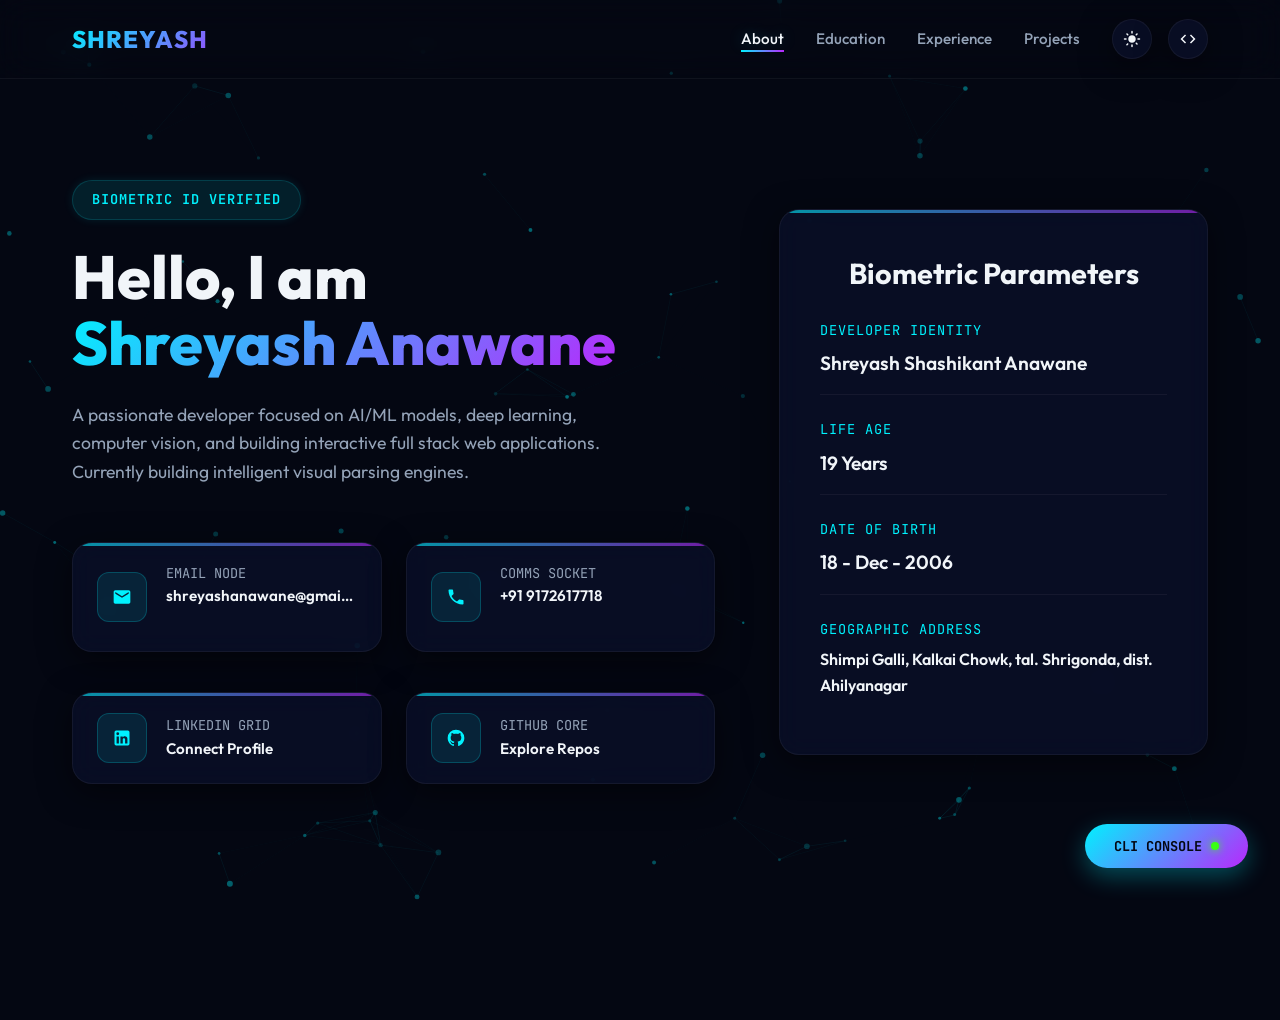
<file: index.html>
<!DOCTYPE html>
<html lang="en" data-theme="dark">

<head>
    <meta charset="UTF-8">
    <meta name="viewport" content="width=device-width, initial-scale=1.0">
    <title>Shreyash Anawane | AI/ML & Web Developer Portfolio</title>
    <meta name="description"
        content="Portfolio of Shreyash Anawane, an AI/ML developer and full stack web engineering intern focused on deep learning, computer vision, and interactive web experiences.">
    <meta name="keywords"
        content="Shreyash Anawane, Shreyash Shashikant Anawane, Portfolio, AI Intern, ML Developer, VIRA, DefAI, Computer Engineering">
    <link rel="stylesheet" href="style.css">
</head>

<body>

    <!-- Interactive Canvas Background -->
    <canvas id="canvas-bg"></canvas>

    <!-- Page Transition overlay slider -->
    <div id="page-transition-overlay"></div>

    <!-- Navigation Header -->  
    <header>
        <div class="nav-container">
            <a href="index.html" class="logo" id="site-logo">
                SHREYASH<span>.AI</span>
            </a>
            <nav>
                <ul class="nav-links">
                    <li><a href="index.html" class="active">About</a></li>
                    <li><a href="education.html">Education</a></li>
                    <li><a href="experience.html">Experience</a></li>
                    <li><a href="project.html">Projects</a></li>
                </ul>
                <div class="nav-controls">
                    <button class="btn-icon" id="theme-toggle" title="Switch Theme">
                        <!-- Sun SVG (Dark Mode Indicator) -->
                        <svg class="theme-sun" viewBox="0 0 24 24">
                            <path
                                d="M12 7c-2.76 0-5 2.24-5 5s2.24 5 5 5 5-2.24 5-5-2.24-5-5-5zM2 13h2c.55 0 1-.45 1-1s-.45-1-1-1H2c-.55 0-1 .45-1 1s.45 1 1 1zm18 0h2c.55 0 1-.45 1-1s-.45-1-1-1h-2c-.55 0-1 .45-1 1s.45 1 1 1zM11 2v2c0 .55.45 1 1 1s1-.45 1-1V2c0-.55-.45-1-1-1s-1 .45-1 1zm0 18v2c0 .55.45 1 1 1s1-.45 1-1v-2c0-.55-.45-1-1-1s-1 .45-1 1zM5.99 4.58c-.39-.39-1.03-.39-1.41 0s-.39 1.03 0 1.41l1.06 1.06c.39.39 1.03.39 1.41 0s.39-1.03 0-1.41L5.99 4.58zm12.37 12.37c-.39-.39-1.03-.39-1.41 0s-.39 1.03 0 1.41l1.06 1.06c.39.39 1.03.39 1.41 0s.39-1.03 0-1.41l-1.06-1.06zm1.06-12.37c-.39-.39-1.02-.39-1.41 0l-1.06 1.06c-.39.39-.39 1.03 0 1.41s1.03.39 1.41 0l1.06-1.06c.38-.38.38-1.02 0-1.41zM6.99 17.93c-.39-.39-1.03-.39-1.41 0l-1.06 1.06c-.39.39-.39 1.03 0 1.41s1.03.39 1.41 0l1.06-1.06c.39-.38.39-1.02 0-1.41z" />
                        </svg>
                        <!-- Moon SVG (Light Mode Indicator) -->
                        <svg class="theme-moon" viewBox="0 0 24 24" style="display:none;">
                            <path
                                d="M12.3 2a10 10 0 0 0-1.9 19.8 10 10 0 0 0 12-12 10.3 10.3 0 0 0-.1-2 10 10 0 0 0-10-5.8zm.2 16.6A8.2 8.2 0 1 1 18.2 8a8.2 8.2 0 0 1-5.7 10.6z" />
                        </svg>
                    </button>
                    <button class="btn-icon" id="toggle-terminal" title="Launch Developer Console">
                        <!-- Command Line SVG -->
                        <svg viewBox="0 0 24 24">
                            <path
                                d="M9.4 16.6L4.8 12l4.6-4.6L8 6l-6 6 6 6 1.4-1.4zm5.2 0l4.6-4.6-4.6-4.6L16 6l6 6-6 6-1.4-1.4z" />
                        </svg>
                    </button>
                </div>
            </nav>
        </div>
    </header>

    <!-- Main Container -->
    <main>
        <section class="hero-section">
            <div class="hero-content">
                <div class="badge">Biometric ID Verified</div>
                <h1 class="hero-title">Hello, I am <br><span>Shreyash Anawane</span></h1>
                <p class="hero-description">
                    A passionate developer focused on AI/ML models, deep learning, computer vision, and building
                    interactive full stack web applications. Currently building intelligent visual parsing engines.
                </p>
                <div class="contact-grid">
                    <!-- Email Panel -->
                    <div class="contact-card glass-panel copy-container" style="cursor: pointer;"
                        title="Click to copy email">
                        <div class="contact-icon">
                            <svg viewBox="0 0 24 24" style="width:20px;height:20px;fill:currentColor;">
                                <path
                                    d="M20 4H4c-1.1 0-1.99.9-1.99 2L2 18c0 1.1.9 2 2 2h16c1.1 0 2-.9 2-2V6c0-1.1-.9-2-2-2zm0 4l-8 5-8-5V6l8 5 8-5v2z" />
                            </svg>
                        </div>
                        <div class="contact-info">
                            <span class="contact-label">Email Node</span>
                            <a href="mailto:shreyashanawane@gmail.com" class="contact-link"
                                onclick="event.preventDefault()">shreyashanawane@gmail.com</a>
                            <span class="copy-hint">Copied to Clipboard!</span>
                        </div>
                    </div>

                    <!-- Phone Panel -->
                    <div class="contact-card glass-panel copy-container" style="cursor: pointer;"
                        title="Click to copy phone">
                        <div class="contact-icon">
                            <svg viewBox="0 0 24 24" style="width:20px;height:20px;fill:currentColor;">
                                <path
                                    d="M6.62 10.79c1.44 2.83 3.76 5.14 6.59 6.59l2.2-2.2c.27-.27.67-.36 1.02-.24 1.12.37 2.33.57 3.57.57.55 0 1 .45 1 1V20c0 .55-.45 1-1 1-9.39 0-17-7.61-17-17 0-.55.45-1 1-1h3.5c.55 0 1 .45 1 1 0 1.25.2 2.45.57 3.57.11.35.03.74-.25 1.02l-2.2 2.2z" />
                            </svg>
                        </div>
                        <div class="contact-info">
                            <span class="contact-label">Comms Socket</span>
                            <a href="tel:+919172617718" class="contact-link" onclick="event.preventDefault()">+91
                                9172617718</a>
                            <span class="copy-hint">Copied to Clipboard!</span>
                        </div>
                    </div>
                </div>

                <div class="contact-grid" style="margin-top: 1rem;">
                    <!-- LinkedIn Panel -->
                    <a href="https://www.linkedin.com/in/shreyash-anawane-b3536837a?utm_source=share_via&utm_content=profile&utm_medium=member_android"
                        target="_blank" class="contact-card glass-panel" style="text-decoration: none;">
                        <div class="contact-icon">
                            <svg viewBox="0 0 24 24" style="width:20px;height:20px;fill:currentColor;">
                                <path
                                    d="M19 3a2 2 0 0 1 2 2v14a2 2 0 0 1-2 2H5a2 2 0 0 1-2-2V5a2 2 0 0 1 2-2h14m-.5 15.5v-5.3a3.26 3.26 0 0 0-3.26-3.26c-.85 0-1.84.52-2.32 1.3v-1.11h-2.79v8.37h2.79v-4.93c0-.77.62-1.4 1.39-1.4a1.4 1.4 0 0 1 1.4 1.4v4.93h2.79M6.88 8.56a1.68 1.68 0 0 0 1.68-1.68c0-.93-.75-1.69-1.68-1.69a1.69 1.69 0 0 0-1.69 1.69c0 .93.76 1.68 1.69 1.68m1.39 9.94v-8.37H5.5v8.37h2.77z" />
                            </svg>
                        </div>
                        <div class="contact-info">
                            <span class="contact-label">LinkedIn Grid</span>
                            <span class="contact-link">Connect Profile</span>
                        </div>
                    </a>

                    <!-- GitHub Panel -->
                    <a href="https://github.com/BBSHREY247?tab=overview&from=2025-12-01&to=2025-12-31" target="_blank"
                        class="contact-card glass-panel" style="text-decoration: none;">
                        <div class="contact-icon">
                            <svg viewBox="0 0 24 24" style="width:20px;height:20px;fill:currentColor;">
                                <path
                                    d="M12 2A10 10 0 0 0 2 12c0 4.42 2.87 8.17 6.84 9.5.5.08.66-.23.66-.5v-1.69c-2.77.6-3.36-1.34-3.36-1.34-.46-1.16-1.11-1.47-1.11-1.47-.9-.62.07-.6.07-.6 1 .07 1.53 1.03 1.53 1.03.9 1.52 2.34 1.07 2.91.83.09-.65.35-1.09.63-1.34-2.22-.25-4.55-1.11-4.55-4.92 0-1.11.38-2 1.03-2.71-.1-.25-.45-1.29.1-2.64 0 0 .84-.27 2.75 1.02.79-.22 1.65-.33 2.5-.33.85 0 1.71.11 2.5.33 1.91-1.29 2.75-1.02 2.75-1.02.55 1.35.2 2.39.1 2.64.65.71 1.03 1.6 1.03 2.71 0 3.82-2.34 4.66-4.57 4.91.36.31.69.92.69 1.85V21c0 .27.16.59.67.5C19.14 20.16 22 16.42 22 12A10 10 0 0 0 12 2z" />
                            </svg>
                        </div>
                        <div class="contact-info">
                            <span class="contact-label">GitHub Core</span>
                            <span class="contact-link">Explore Repos</span>
                        </div>
                    </a>
                </div>
            </div>

            <!-- Biographical Card Panel -->
            <div class="glass-panel" style="animation: float 6s ease-in-out infinite;">
                <h2 style="font-size: 1.8rem; font-weight: 700; margin-bottom: 1.5rem; text-align: center;">Biometric
                    Parameters</h2>
                <div class="profile-grid">
                    <div class="profile-item">
                        <span class="profile-label">Developer Identity</span>
                        <span class="profile-value">Shreyash Shashikant Anawane</span>
                    </div>
                    <div class="profile-item">
                        <span class="profile-label">Life Age</span>
                        <span class="profile-value">19 Years</span>
                    </div>
                    <div class="profile-item">
                        <span class="profile-label">Date of Birth</span>
                        <span class="profile-value">18 - Dec - 2006</span>
                    </div>
                    <div class="profile-item" style="border-bottom: none;">
                        <span class="profile-label">Geographic Address</span>
                        <span class="profile-value" style="font-size: 1rem;">Shimpi Galli, Kalkai Chowk, tal. Shrigonda,
                            dist. Ahilyanagar</span>
                    </div>
                </div>
            </div>
        </section>
    </main>

    <!-- CLI Developer Command Terminal Overlay -->
    <div class="terminal-overlay" id="terminal-overlay">
        <div class="terminal-header">
            <div class="terminal-dots">
                <span class="terminal-dot dot-red"></span>
                <span class="terminal-dot dot-yellow"></span>
                <span class="terminal-dot dot-green"></span>
            </div>
            <div class="terminal-title">guest@shreyash-terminal: ~</div>
            <div class="terminal-close" id="close-terminal">&times;</div>
        </div>
        <div class="terminal-body">
            <div id="terminal-output">Welcome to VIRA Terminal Command Shell.
                Type 'help' for a list of biometric directive keys.
            </div>
            <div class="terminal-input-line">
                <span class="terminal-prompt">guest@shreyash-terminal:~$</span>
                <input type="text" id="terminal-input" class="terminal-input" autofocus autocomplete="off"
                    spellcheck="false">
            </div>
        </div>
    </div>

    <!-- Floating Terminal Button -->
    <button class="terminal-button" id="toggle-terminal">CLI Console</button>

    <footer>
        <p>&copy; 2026 Shreyash Anawane. Decrypting solutions at CPU runtime.</p>
    </footer>

    <script src="script.js"></script>
</body>

</html>
</file>
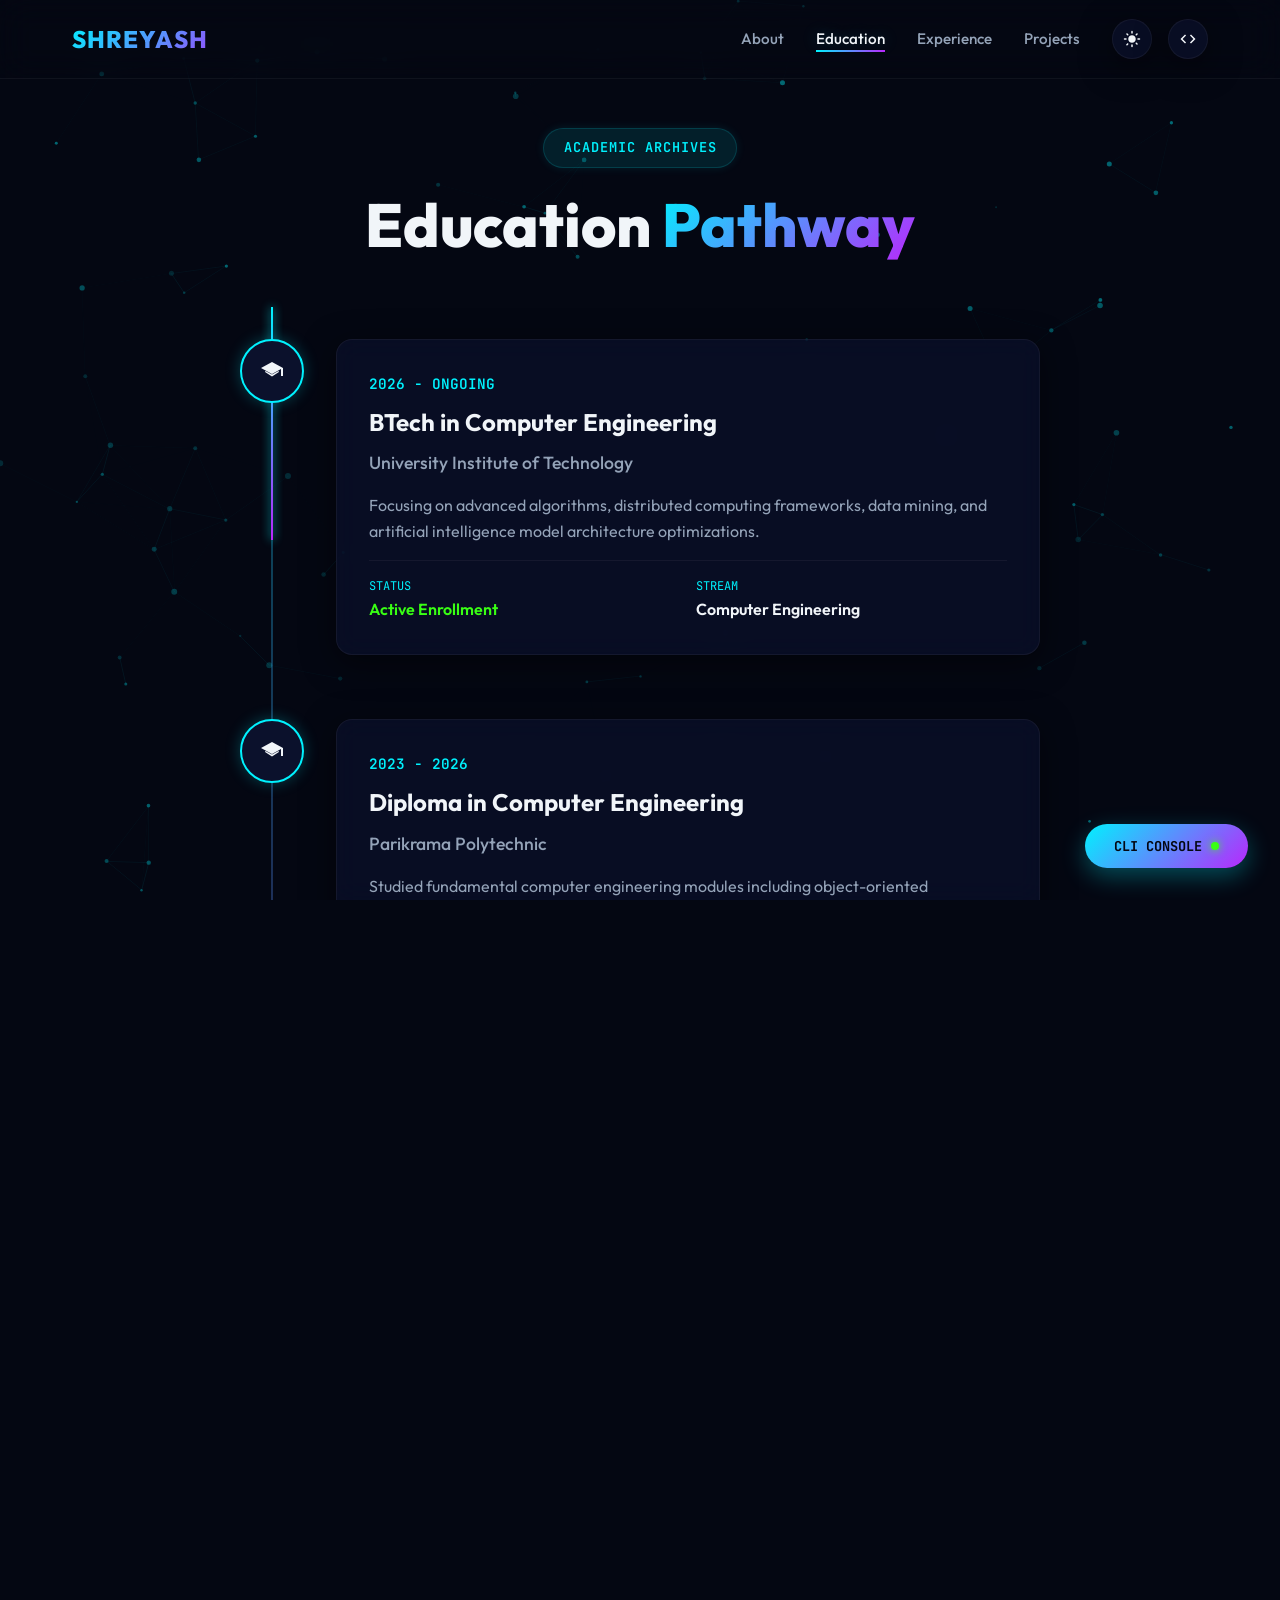
<file: education.html>
<!DOCTYPE html>
<html lang="en" data-theme="dark">
<head>
    <meta charset="UTF-8">
    <meta name="viewport" content="width=device-width, initial-scale=1.0">
    <title>Education | Shreyash Anawane</title>
    <meta name="description" content="Academic timeline of Shreyash Anawane, pursuing BTech and Computer Engineering Diploma.">
    <link rel="stylesheet" href="style.css">
</head>
<body>

    <!-- Interactive Canvas Background -->
    <canvas id="canvas-bg"></canvas>

    <!-- Page Transition overlay slider -->
    <div id="page-transition-overlay"></div>

    <!-- Navigation Header -->
    <header>
        <div class="nav-container">
            <a href="index.html" class="logo" id="site-logo">
                SHREYASH<span>.AI</span>
            </a>
            <nav>
                <ul class="nav-links">
                    <li><a href="index.html">About</a></li>
                    <li><a href="education.html" class="active">Education</a></li>
                    <li><a href="experience.html">Experience</a></li>
                    <li><a href="project.html">Projects</a></li>
                </ul>
                <div class="nav-controls">
                    <button class="btn-icon" id="theme-toggle" title="Switch Theme">
                        <svg class="theme-sun" viewBox="0 0 24 24"><path d="M12 7c-2.76 0-5 2.24-5 5s2.24 5 5 5 5-2.24 5-5-2.24-5-5-5zM2 13h2c.55 0 1-.45 1-1s-.45-1-1-1H2c-.55 0-1 .45-1 1s.45 1 1 1zm18 0h2c.55 0 1-.45 1-1s-.45-1-1-1h-2c-.55 0-1 .45-1 1s.45 1 1 1zM11 2v2c0 .55.45 1 1 1s1-.45 1-1V2c0-.55-.45-1-1-1s-1 .45-1 1zm0 18v2c0 .55.45 1 1 1s1-.45 1-1v-2c0-.55-.45-1-1-1s-1 .45-1 1zM5.99 4.58c-.39-.39-1.03-.39-1.41 0s-.39 1.03 0 1.41l1.06 1.06c.39.39 1.03.39 1.41 0s.39-1.03 0-1.41L5.99 4.58zm12.37 12.37c-.39-.39-1.03-.39-1.41 0s-.39 1.03 0 1.41l1.06 1.06c.39.39 1.03.39 1.41 0s.39-1.03 0-1.41l-1.06-1.06zm1.06-12.37c-.39-.39-1.02-.39-1.41 0l-1.06 1.06c-.39.39-.39 1.03 0 1.41s1.03.39 1.41 0l1.06-1.06c.38-.38.38-1.02 0-1.41zM6.99 17.93c-.39-.39-1.03-.39-1.41 0l-1.06 1.06c-.39.39-.39 1.03 0 1.41s1.03.39 1.41 0l1.06-1.06c.39-.38.39-1.02 0-1.41z"/></svg>
                        <svg class="theme-moon" viewBox="0 0 24 24" style="display:none;"><path d="M12.3 2a10 10 0 0 0-1.9 19.8 10 10 0 0 0 12-12 10.3 10.3 0 0 0-.1-2 10 10 0 0 0-10-5.8zm.2 16.6A8.2 8.2 0 1 1 18.2 8a8.2 8.2 0 0 1-5.7 10.6z"/></svg>
                    </button>

                    <button class="btn-icon" id="toggle-terminal" title="Launch Developer Console">
                        <svg viewBox="0 0 24 24"><path d="M9.4 16.6L4.8 12l4.6-4.6L8 6l-6 6 6 6 1.4-1.4zm5.2 0l4.6-4.6-4.6-4.6L16 6l6 6-6 6-1.4-1.4z"/></svg>
                    </button>
                </div>
            </nav>
        </div>
    </header>

    <!-- Main Content -->
    <main>
        <section class="timeline-section" style="max-width: 900px; margin: 0 auto;">
            <div class="badge" style="margin: 0 auto 1.5rem auto; display: block; text-align: center;">Academic Archives</div>
            <h1 class="hero-title" style="text-align: center; margin-bottom: 3rem;">Education <span>Pathway</span></h1>

            <!-- Timeline Panel -->
            <div class="timeline-container">
                <div class="timeline-line"></div>
                <div class="timeline-line-fill"></div>

                <!-- BTech Node -->
                <div class="timeline-item">
                    <div class="timeline-node">
                        <svg viewBox="0 0 24 24" width="24" height="24"><path fill="currentColor" d="M12 3L1 9l11 6 9-4.91V17h2V9L12 3zM5.49 12.01L12 15.56l6.51-3.55c.44.24.49.88.08 1.18L12 17.56l-6.59-4.37c-.41-.3-.36-.94.08-1.18z"/></svg>
                    </div>
                    <div class="timeline-card">
                        <div class="timeline-year">2026 - ONGOING</div>
                        <h2 class="timeline-title">BTech in Computer Engineering</h2>
                        <div class="timeline-institution">University Institute of Technology</div>
                        <p style="color: var(--text-secondary);">Focusing on advanced algorithms, distributed computing frameworks, data mining, and artificial intelligence model architecture optimizations.</p>
                        <div class="timeline-details">
                            <div class="detail-block">
                                <span class="detail-label">Status</span>
                                <span class="detail-value" style="color: var(--accent-green);">Active Enrollment</span>
                            </div>
                            <div class="detail-block">
                                <span class="detail-label">Stream</span>
                                <span class="detail-value">Computer Engineering</span>
                            </div>
                        </div>
                    </div>
                </div>

                <!-- Diploma Node -->
                <div class="timeline-item">
                    <div class="timeline-node">
                        <svg viewBox="0 0 24 24" width="24" height="24"><path fill="currentColor" d="M12 3L1 9l11 6 9-4.91V17h2V9L12 3zM5.49 12.01L12 15.56l6.51-3.55c.44.24.49.88.08 1.18L12 17.56l-6.59-4.37c-.41-.3-.36-.94.08-1.18z"/></svg>
                    </div>
                    <div class="timeline-card">
                        <div class="timeline-year">2023 - 2026</div>
                        <h2 class="timeline-title">Diploma in Computer Engineering</h2>
                        <div class="timeline-institution">Parikrama Polytechnic</div>
                        <p style="color: var(--text-secondary);">Studied fundamental computer engineering modules including object-oriented programming, data structures, operating systems, database design, and software engineering methodologies.</p>
                        <div class="timeline-details">
                            <div class="detail-block">
                                <span class="detail-label">Performance</span>
                                <span class="detail-value" style="color: var(--accent-cyan);">88.56%</span>
                            </div>
                            <div class="detail-block">
                                <span class="detail-label">Location</span>
                                <span class="detail-value">Kashti, Ahilyanagar</span>
                            </div>
                        </div>
                    </div>
                </div>

                <!-- 10th Node -->
                <div class="timeline-item">
                    <div class="timeline-node">
                        <svg viewBox="0 0 24 24" width="24" height="24"><path fill="currentColor" d="M12 3L1 9l11 6 9-4.91V17h2V9L12 3zM5.49 12.01L12 15.56l6.51-3.55c.44.24.49.88.08 1.18L12 17.56l-6.59-4.37c-.41-.3-.36-.94.08-1.18z"/></svg>
                    </div>
                    <div class="timeline-card">
                        <div class="timeline-year">2022 - 2023</div>
                        <h2 class="timeline-title">Secondary School Certificate (10th)</h2>
                        <div class="timeline-institution">Shrigonda Madhyamik Vidyalay Shrigonda</div>
                        <p style="color: var(--text-secondary);">Completed secondary education with focused studies in Mathematics, Science, and Social Sciences.</p>
                        <div class="timeline-details">
                            <div class="detail-block">
                                <span class="detail-label">Performance</span>
                                <span class="detail-value" style="color: var(--accent-cyan);">81.40%</span>
                            </div>
                            <div class="detail-block">
                                <span class="detail-label">Location</span>
                                <span class="detail-value">Shrigonda</span>
                            </div>
                        </div>
                    </div>
                </div>

            </div>
        </section>
    </main>

    <!-- CLI Developer Command Terminal Overlay -->
    <div class="terminal-overlay" id="terminal-overlay">
        <div class="terminal-header">
            <div class="terminal-dots">
                <span class="terminal-dot dot-red"></span>
                <span class="terminal-dot dot-yellow"></span>
                <span class="terminal-dot dot-green"></span>
            </div>
            <div class="terminal-title">guest@shreyash-terminal: ~</div>
            <div class="terminal-close" id="close-terminal">&times;</div>
        </div>
        <div class="terminal-body">
            <div id="terminal-output">Welcome to VIRA Terminal Command Shell.
Type 'help' for a list of biometric directive keys.
            </div>
            <div class="terminal-input-line">
                <span class="terminal-prompt">guest@shreyash-terminal:~$</span>
                <input type="text" id="terminal-input" class="terminal-input" autofocus autocomplete="off" spellcheck="false">
            </div>
        </div>
    </div>

    <!-- Floating Terminal Button -->
    <button class="terminal-button" id="toggle-terminal">CLI Console</button>

    <footer>
        <p>&copy; 2026 Shreyash Anawane. Decrypting solutions at CPU runtime.</p>
    </footer>

    <script src="script.js"></script>
</body>
</html>
</file>
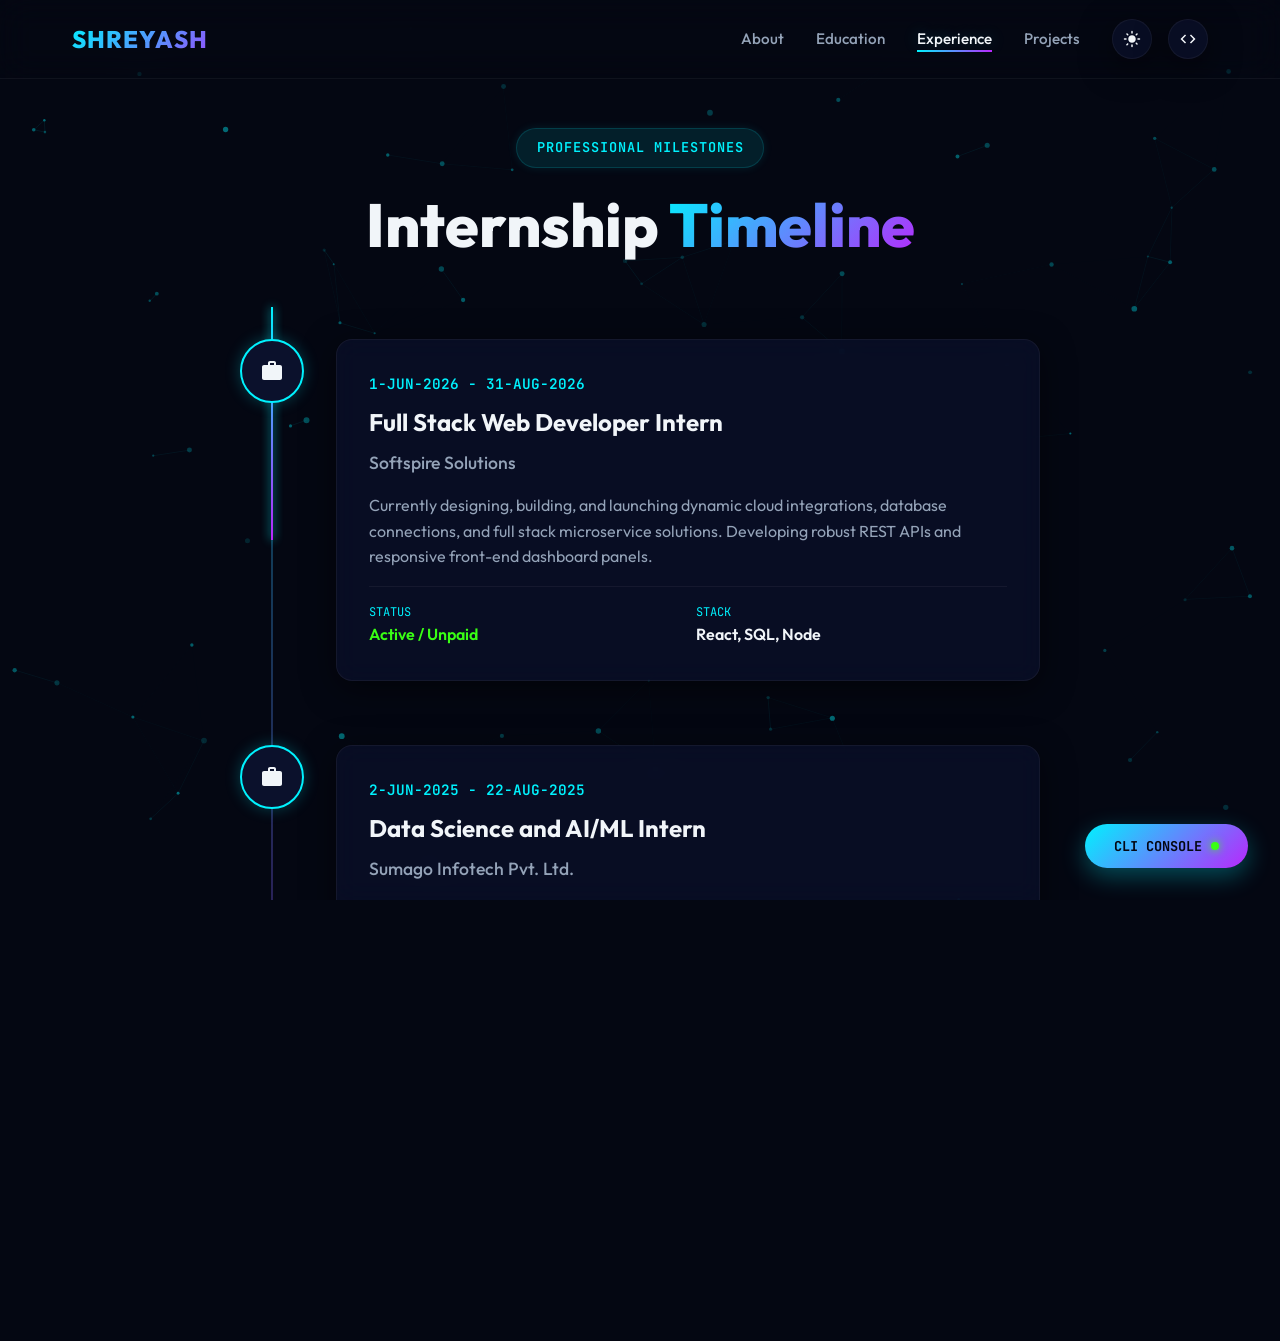
<file: experience.html>
<!DOCTYPE html>
<html lang="en" data-theme="dark">
<head>
    <meta charset="UTF-8">
    <meta name="viewport" content="width=device-width, initial-scale=1.0">
    <title>Experience | Shreyash Anawane</title>
    <meta name="description" content="Professional experience and internship timeline of Shreyash Anawane, specializing in AI/ML and full stack web development.">
    <link rel="stylesheet" href="style.css">
</head>
<body>

    <!-- Interactive Canvas Background -->
    <canvas id="canvas-bg"></canvas>

    <!-- Page Transition overlay slider -->
    <div id="page-transition-overlay"></div>

    <!-- Navigation Header -->
    <header>
        <div class="nav-container">
            <a href="index.html" class="logo" id="site-logo">
                SHREYASH<span>.AI</span>
            </a>
            <nav>
                <ul class="nav-links">
                    <li><a href="index.html">About</a></li>
                    <li><a href="education.html">Education</a></li>
                    <li><a href="experience.html" class="active">Experience</a></li>
                    <li><a href="project.html">Projects</a></li>
                </ul>
                <div class="nav-controls">
                    <button class="btn-icon" id="theme-toggle" title="Switch Theme">
                        <svg class="theme-sun" viewBox="0 0 24 24"><path d="M12 7c-2.76 0-5 2.24-5 5s2.24 5 5 5 5-2.24 5-5-2.24-5-5-5zM2 13h2c.55 0 1-.45 1-1s-.45-1-1-1H2c-.55 0-1 .45-1 1s.45 1 1 1zm18 0h2c.55 0 1-.45 1-1s-.45-1-1-1h-2c-.55 0-1 .45-1 1s.45 1 1 1zM11 2v2c0 .55.45 1 1 1s1-.45 1-1V2c0-.55-.45-1-1-1s-1 .45-1 1zm0 18v2c0 .55.45 1 1 1s1-.45 1-1v-2c0-.55-.45-1-1-1s-1 .45-1 1zM5.99 4.58c-.39-.39-1.03-.39-1.41 0s-.39 1.03 0 1.41l1.06 1.06c.39.39 1.03.39 1.41 0s.39-1.03 0-1.41L5.99 4.58zm12.37 12.37c-.39-.39-1.03-.39-1.41 0s-.39 1.03 0 1.41l1.06 1.06c.39.39 1.03.39 1.41 0s.39-1.03 0-1.41l-1.06-1.06zm1.06-12.37c-.39-.39-1.02-.39-1.41 0l-1.06 1.06c-.39.39-.39 1.03 0 1.41s1.03.39 1.41 0l1.06-1.06c.38-.38.38-1.02 0-1.41zM6.99 17.93c-.39-.39-1.03-.39-1.41 0l-1.06 1.06c-.39.39-.39 1.03 0 1.41s1.03.39 1.41 0l1.06-1.06c.39-.38.39-1.02 0-1.41z"/></svg>
                        <svg class="theme-moon" viewBox="0 0 24 24" style="display:none;"><path d="M12.3 2a10 10 0 0 0-1.9 19.8 10 10 0 0 0 12-12 10.3 10.3 0 0 0-.1-2 10 10 0 0 0-10-5.8zm.2 16.6A8.2 8.2 0 1 1 18.2 8a8.2 8.2 0 0 1-5.7 10.6z"/></svg>
                    </button>

                    <button class="btn-icon" id="toggle-terminal" title="Launch Developer Console">
                        <svg viewBox="0 0 24 24"><path d="M9.4 16.6L4.8 12l4.6-4.6L8 6l-6 6 6 6 1.4-1.4zm5.2 0l4.6-4.6-4.6-4.6L16 6l6 6-6 6-1.4-1.4z"/></svg>
                    </button>
                </div>
            </nav>
        </div>
    </header>

    <!-- Main Content -->
    <main>
        <section class="timeline-section" style="max-width: 900px; margin: 0 auto;">
            <div class="badge" style="margin: 0 auto 1.5rem auto; display: block; text-align: center;">Professional Milestones</div>
            <h1 class="hero-title" style="text-align: center; margin-bottom: 3rem;">Internship <span>Timeline</span></h1>

            <!-- Timeline Panel -->
            <div class="timeline-container">
                <div class="timeline-line"></div>
                <div class="timeline-line-fill"></div>

                <!-- Softspire Solutions -->
                <div class="timeline-item">
                    <div class="timeline-node">
                        <svg viewBox="0 0 24 24" width="24" height="24"><path fill="currentColor" d="M20 6h-4V4c0-1.11-.89-2-2-2h-4c-1.11 0-2 .89-2 2v2H4c-1.11 0-1.99.89-1.99 2L2 19c0 1.11.89 2 2 2h16c1.11 0 2-.89 2-2V8c0-1.11-.89-2-2-2zm-6 0h-4V4h4v2z"/></svg>
                    </div>
                    <div class="timeline-card">
                        <div class="timeline-year">1-JUN-2026 - 31-AUG-2026</div>
                        <h2 class="timeline-title">Full Stack Web Developer Intern</h2>
                        <div class="timeline-institution">Softspire Solutions</div>
                        <p style="color: var(--text-secondary);">Currently designing, building, and launching dynamic cloud integrations, database connections, and full stack microservice solutions. Developing robust REST APIs and responsive front-end dashboard panels.</p>
                        <div class="timeline-details">
                            <div class="detail-block">
                                <span class="detail-label">Status</span>
                                <span class="detail-value" style="color: var(--accent-green);">Active / Unpaid</span>
                            </div>
                            <div class="detail-block">
                                <span class="detail-label">Stack</span>
                                <span class="detail-value">React, SQL, Node</span>
                            </div>
                        </div>
                    </div>
                </div>

                <!-- Sumago Infotech -->
                <div class="timeline-item">
                    <div class="timeline-node">
                        <svg viewBox="0 0 24 24" width="24" height="24"><path fill="currentColor" d="M20 6h-4V4c0-1.11-.89-2-2-2h-4c-1.11 0-2 .89-2 2v2H4c-1.11 0-1.99.89-1.99 2L2 19c0 1.11.89 2 2 2h16c1.11 0 2-.89 2-2V8c0-1.11-.89-2-2-2zm-6 0h-4V4h4v2z"/></svg>
                    </div>
                    <div class="timeline-card">
                        <div class="timeline-year">2-JUN-2025 - 22-AUG-2025</div>
                        <h2 class="timeline-title">Data Science and AI/ML Intern</h2>
                        <div class="timeline-institution">Sumago Infotech Pvt. Ltd.</div>
                        <p style="color: var(--text-secondary);">Applied image parsing engines and advanced data analysis models. Conducted training runs for Project VIRA, optimizing text extraction parameters and image reader filters.</p>
                        <div class="timeline-details">
                            <div class="detail-block">
                                <span class="detail-label">Program Type</span>
                                <span class="detail-value" style="color: var(--accent-cyan);">Industry Training</span>
                            </div>
                            <div class="detail-block">
                                <span class="detail-label">Key Project</span>
                                <span class="detail-value">VIRA OCR</span>
                            </div>
                        </div>
                    </div>
                </div>

            </div>
        </section>
    </main>

    <!-- CLI Developer Command Terminal Overlay -->
    <div class="terminal-overlay" id="terminal-overlay">
        <div class="terminal-header">
            <div class="terminal-dots">
                <span class="terminal-dot dot-red"></span>
                <span class="terminal-dot dot-yellow"></span>
                <span class="terminal-dot dot-green"></span>
            </div>
            <div class="terminal-title">guest@shreyash-terminal: ~</div>
            <div class="terminal-close" id="close-terminal">&times;</div>
        </div>
        <div class="terminal-body">
            <div id="terminal-output">Welcome to VIRA Terminal Command Shell.
Type 'help' for a list of biometric directive keys.
            </div>
            <div class="terminal-input-line">
                <span class="terminal-prompt">guest@shreyash-terminal:~$</span>
                <input type="text" id="terminal-input" class="terminal-input" autofocus autocomplete="off" spellcheck="false">
            </div>
        </div>
    </div>

    <!-- Floating Terminal Button -->
    <button class="terminal-button" id="toggle-terminal">CLI Console</button>

    <footer>
        <p>&copy; 2026 Shreyash Anawane. Decrypting solutions at CPU runtime.</p>
    </footer>

    <script src="script.js"></script>
</body>
</html>
</file>
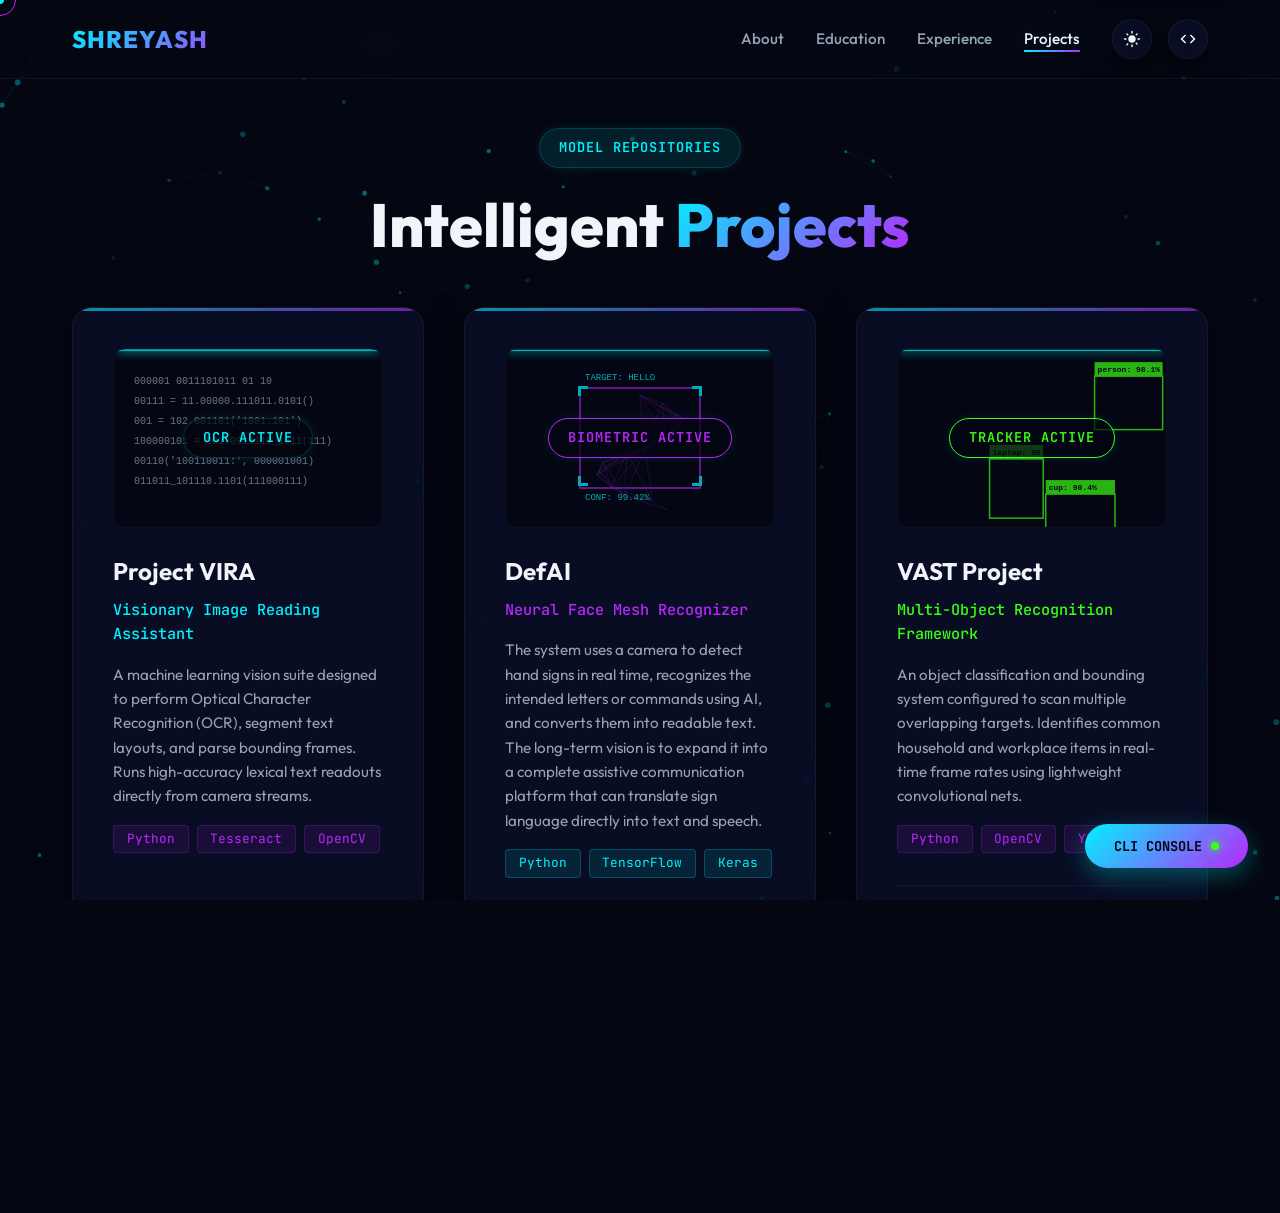
<file: project.html>
<!DOCTYPE html>
<html lang="en" data-theme="dark">
<head>
    <meta charset="UTF-8">
    <meta name="viewport" content="width=device-width, initial-scale=1.0">
    <title>Projects | Shreyash Anawane</title>
    <meta name="description" content="Intelligent neural network models and Python vision engineering projects developed by Shreyash Anawane.">
    <link rel="stylesheet" href="style.css">
</head>
<body>

    <!-- Interactive Canvas Background -->
    <canvas id="canvas-bg"></canvas>

    <!-- Page Transition overlay slider -->
    <div id="page-transition-overlay"></div>

    <!-- Navigation Header -->
    <header>
        <div class="nav-container">
            <a href="index.html" class="logo" id="site-logo">
                SHREYASH<span>.AI</span>
            </a>
            <nav>
                <ul class="nav-links">
                    <li><a href="index.html">About</a></li>
                    <li><a href="education.html">Education</a></li>
                    <li><a href="experience.html">Experience</a></li>
                    <li><a href="project.html" class="active">Projects</a></li>
                </ul>
                <div class="nav-controls">
                    <button class="btn-icon" id="theme-toggle" title="Switch Theme">
                        <svg class="theme-sun" viewBox="0 0 24 24"><path d="M12 7c-2.76 0-5 2.24-5 5s2.24 5 5 5 5-2.24 5-5-2.24-5-5-5zM2 13h2c.55 0 1-.45 1-1s-.45-1-1-1H2c-.55 0-1 .45-1 1s.45 1 1 1zm18 0h2c.55 0 1-.45 1-1s-.45-1-1-1h-2c-.55 0-1 .45-1 1s.45 1 1 1zM11 2v2c0 .55.45 1 1 1s1-.45 1-1V2c0-.55-.45-1-1-1s-1 .45-1 1zm0 18v2c0 .55.45 1 1 1s1-.45 1-1v-2c0-.55-.45-1-1-1s-1 .45-1 1zM5.99 4.58c-.39-.39-1.03-.39-1.41 0s-.39 1.03 0 1.41l1.06 1.06c.39.39 1.03.39 1.41 0s.39-1.03 0-1.41L5.99 4.58zm12.37 12.37c-.39-.39-1.03-.39-1.41 0s-.39 1.03 0 1.41l1.06 1.06c.39.39 1.03.39 1.41 0s.39-1.03 0-1.41l-1.06-1.06zm1.06-12.37c-.39-.39-1.02-.39-1.41 0l-1.06 1.06c-.39.39-.39 1.03 0 1.41s1.03.39 1.41 0l1.06-1.06c.38-.38.38-1.02 0-1.41zM6.99 17.93c-.39-.39-1.03-.39-1.41 0l-1.06 1.06c-.39.39-.39 1.03 0 1.41s1.03.39 1.41 0l1.06-1.06c.39-.38.39-1.02 0-1.41z"/></svg>
                        <svg class="theme-moon" viewBox="0 0 24 24" style="display:none;"><path d="M12.3 2a10 10 0 0 0-1.9 19.8 10 10 0 0 0 12-12 10.3 10.3 0 0 0-.1-2 10 10 0 0 0-10-5.8zm.2 16.6A8.2 8.2 0 1 1 18.2 8a8.2 8.2 0 0 1-5.7 10.6z"/></svg>
                    </button>

                    <button class="btn-icon" id="toggle-terminal" title="Launch Developer Console">
                        <svg viewBox="0 0 24 24"><path d="M9.4 16.6L4.8 12l4.6-4.6L8 6l-6 6 6 6 1.4-1.4zm5.2 0l4.6-4.6-4.6-4.6L16 6l6 6-6 6-1.4-1.4z"/></svg>
                    </button>
                </div>
            </nav>
        </div>
    </header>

    <!-- Main Content -->
    <main>
        <section class="projects-section">
            <div class="badge" style="margin: 0 auto 1.5rem auto; display: block; text-align: center;">Model Repositories</div>
            <h1 class="hero-title" style="text-align: center; margin-bottom: 2rem;">Intelligent <span>Projects</span></h1>

            <!-- Grid Container -->
            <div class="projects-grid">

                <!-- Project VIRA -->
                <div class="project-card glass-panel">
                    <div>
                        <div class="project-simulator">
                            <canvas id="vira-canvas"></canvas>
                            <div class="project-scanline"></div>
                            <div class="project-simulator-overlay">
                                <span class="badge" style="background: rgba(4,7,18,0.7);">OCR Active</span>
                            </div>
                        </div>
                        <h2 class="timeline-title">Project VIRA</h2>
                        <div class="timeline-institution" style="font-size: 0.95rem; font-family:'JetBrains Mono', monospace; color: var(--accent-cyan);">Visionary Image Reading Assistant</div>
                        <p style="color: var(--text-secondary); margin-top: 0.5rem; font-size: 0.95rem;">
                            A machine learning vision suite designed to perform Optical Character Recognition (OCR), segment text layouts, and parse bounding frames. Runs high-accuracy lexical text readouts directly from camera streams.
                        </p>
                        <div class="project-languages">
                            <span class="project-lang-badge">Python</span>
                            <span class="project-lang-badge">Tesseract</span>
                            <span class="project-lang-badge">OpenCV</span>
                        </div>
                    </div>
                    <div>
                        <div class="project-members">
                            <span class="member-tag me">Shreyash Anawane (Me)</span>
                            <span class="member-tag">Afsha Shaikh</span>
                            <span class="member-tag">Shruti Naykodi</span>
                            <span class="member-tag">Aditya Raut</span>
                        </div>
                    </div>
                </div>

                <!-- DefAI -->
                <div class="project-card glass-panel">
                    <div>
                        <div class="project-simulator">
                            <canvas id="defai-canvas"></canvas>
                            <div class="project-scanline" style="animation-duration: 5s; animation-direction: reverse;"></div>
                            <div class="project-simulator-overlay">
                                <span class="badge" style="background: rgba(4,7,18,0.7); border-color: var(--accent-purple); color: var(--accent-purple);">Biometric Active</span>
                            </div>
                        </div>
                        <h2 class="timeline-title">DefAI</h2>
                        <div class="timeline-institution" style="font-size: 0.95rem; font-family:'JetBrains Mono', monospace; color: var(--accent-purple);">Neural Face Mesh Recognizer</div>
                        <p style="color: var(--text-secondary); margin-top: 0.5rem; font-size: 0.95rem;">
                            The system uses a camera to detect hand signs in real time, recognizes the intended letters or commands using AI, and converts them into readable text. The long-term vision is to expand it into a complete assistive communication platform that can translate sign language directly into text and speech.
                        </p>
                        <div class="project-languages">
                            <span class="project-lang-badge" style="background: rgba(0, 242, 254, 0.1); color: var(--accent-cyan); border-color: rgba(0,242,254,0.2);">Python</span>
                            <span class="project-lang-badge" style="background: rgba(0, 242, 254, 0.1); color: var(--accent-cyan); border-color: rgba(0,242,254,0.2);">TensorFlow</span>
                            <span class="project-lang-badge" style="background: rgba(0, 242, 254, 0.1); color: var(--accent-cyan); border-color: rgba(0,242,254,0.2);">Keras</span>
                        </div>
                    </div>
                    <div>
                        <div class="project-members">
                            <span class="member-tag me">Shreyash Anawane (Me)</span>
                            <span class="member-tag">Afsha Shaikh</span>
                            <span class="member-tag">Pratiksha Jadhav</span>
                            <span class="member-tag">Vaishnavi Shendage</span>
                        </div>
                    </div>
                </div>

                <!-- VAST Project -->
                <div class="project-card glass-panel">
                    <div>
                        <div class="project-simulator">
                            <canvas id="vast-canvas"></canvas>
                            <div class="project-scanline" style="animation-duration: 3s;"></div>
                            <div class="project-simulator-overlay">
                                <span class="badge" style="background: rgba(4,7,18,0.7); border-color: var(--accent-green); color: var(--accent-green);">Tracker Active</span>
                            </div>
                        </div>
                        <h2 class="timeline-title">VAST Project</h2>
                        <div class="timeline-institution" style="font-size: 0.95rem; font-family:'JetBrains Mono', monospace; color: var(--accent-green);">Multi-Object Recognition Framework</div>
                        <p style="color: var(--text-secondary); margin-top: 0.5rem; font-size: 0.95rem;">
                            An object classification and bounding system configured to scan multiple overlapping targets. Identifies common household and workplace items in real-time frame rates using lightweight convolutional nets.
                        </p>
                        <div class="project-languages">
                            <span class="project-lang-badge">Python</span>
                            <span class="project-lang-badge">OpenCV</span>
                            <span class="project-lang-badge">YOLOv8</span>
                        </div>
                    </div>
                    <div>
                        <div class="project-members">
                            <span class="member-tag me">Shreyash Anawane (Me)</span>
                            <span class="member-tag">Vaishnavi Bhondave</span>
                            <span class="member-tag">Amruta Jagtap</span>
                            <span class="member-tag">Tanuja Kale</span>
                        </div>
                    </div>
                </div>

            </div>
        </section>
    </main>

    <!-- CLI Developer Command Terminal Overlay -->
    <div class="terminal-overlay" id="terminal-overlay">
        <div class="terminal-header">
            <div class="terminal-dots">
                <span class="terminal-dot dot-red"></span>
                <span class="terminal-dot dot-yellow"></span>
                <span class="terminal-dot dot-green"></span>
            </div>
            <div class="terminal-title">guest@shreyash-terminal: ~</div>
            <div class="terminal-close" id="close-terminal">&times;</div>
        </div>
        <div class="terminal-body">
            <div id="terminal-output">Welcome to VIRA Terminal Command Shell.
Type 'help' for a list of biometric directive keys.
            </div>
            <div class="terminal-input-line">
                <span class="terminal-prompt">guest@shreyash-terminal:~$</span>
                <input type="text" id="terminal-input" class="terminal-input" autofocus autocomplete="off" spellcheck="false">
            </div>
        </div>
    </div>

    <!-- Floating Terminal Button -->
    <button class="terminal-button" id="toggle-terminal">CLI Console</button>

    <footer>
        <p>&copy; 2026 Shreyash Anawane. Decrypting solutions at CPU runtime.</p>
    </footer>

    <script src="script.js"></script>
</body>
</html>
</file>
<file: style.css>
@import url('https://fonts.googleapis.com/css2?family=JetBrains+Mono:ital,wght@0,100..800;1,100..800&family=Outfit:wght@100..900&display=swap');

/* Color Variables and Themes */
:root {
    /* Dark Theme (Default) */
    --bg-primary: #040712;
    --bg-secondary: #0b112c;
    --accent-cyan: #00f2fe;
    --accent-purple: #b927fc;
    --accent-green: #39ff14;
    --text-primary: #f1f5f9;
    --text-secondary: #94a3b8;
    --border-color: rgba(0, 242, 254, 0.15);
    --border-glow: 0 0 15px rgba(0, 242, 254, 0.25);
    --glass-bg: rgba(11, 17, 44, 0.7);
    --glass-border: rgba(255, 255, 255, 0.05);
    --shadow: 0 8px 32px 0 rgba(0, 0, 0, 0.5);
    
    /* Animation Speeds */
    --transition-fast: 0.2s cubic-bezier(0.4, 0, 0.2, 1);
    --transition-normal: 0.4s cubic-bezier(0.4, 0, 0.2, 1);
}

[data-theme="light"] {
    --bg-primary: #f1f5f9;
    --bg-secondary: #ffffff;
    --accent-cyan: #0891b2;
    --accent-purple: #7c3aed;
    --accent-green: #10b981;
    --text-primary: #0f172a;
    --text-secondary: #475569;
    --border-color: rgba(8, 145, 178, 0.25);
    --border-glow: 0 0 12px rgba(8, 145, 178, 0.15);
    --glass-bg: rgba(255, 255, 255, 0.75);
    --glass-border: rgba(0, 0, 0, 0.06);
    --shadow: 0 8px 32px 0 rgba(31, 38, 135, 0.08);
}

/* Base Styles */
* {
    box-sizing: border-box;
    margin: 0;
    padding: 0;
}

html {
    scroll-behavior: smooth;
    overflow-x: hidden;
}

body {
    background-color: var(--bg-primary);
    color: var(--text-primary);
    font-family: 'Outfit', sans-serif;
    line-height: 1.6;
    min-height: 100vh;
    overflow-x: hidden;
    position: relative;
    transition: background-color var(--transition-normal), color var(--transition-normal);
}

/* Scrollbar styling */
::-webkit-scrollbar {
    width: 8px;
}
::-webkit-scrollbar-track {
    background: var(--bg-primary);
}
::-webkit-scrollbar-thumb {
    background: linear-gradient(180deg, var(--accent-cyan), var(--accent-purple));
    border-radius: 4px;
}
::-webkit-scrollbar-thumb:hover {
    background: var(--accent-cyan);
}

/* Interactive Canvas Background */
#canvas-bg {
    position: fixed;
    top: 0;
    left: 0;
    width: 100%;
    height: 100%;
    z-index: -1;
    pointer-events: none;
    opacity: 0.6;
    transition: opacity var(--transition-normal);
}

/* Custom Cursor */
.custom-cursor {
    width: 8px;
    height: 8px;
    background: var(--accent-cyan);
    border-radius: 50%;
    position: fixed;
    transform: translate(-50%, -50%);
    pointer-events: none;
    z-index: 9999;
    mix-blend-mode: difference;
    transition: width var(--transition-fast), height var(--transition-fast), background var(--transition-fast);
}

.custom-cursor-follower {
    width: 32px;
    height: 32px;
    border: 1px solid var(--accent-purple);
    border-radius: 50%;
    position: fixed;
    transform: translate(-50%, -50%);
    pointer-events: none;
    z-index: 9998;
    transition: transform 0.1s ease-out, width var(--transition-fast), height var(--transition-fast), border-color var(--transition-fast);
}

.custom-cursor.hover {
    width: 16px;
    height: 16px;
    background: var(--accent-purple);
}

.custom-cursor-follower.hover {
    width: 48px;
    height: 48px;
    border-color: var(--accent-cyan);
    background: rgba(0, 242, 254, 0.05);
}

/* Navbar */
header {
    position: fixed;
    top: 0;
    left: 0;
    width: 100%;
    z-index: 1000;
    backdrop-filter: blur(16px);
    -webkit-backdrop-filter: blur(16px);
    border-bottom: 1px solid var(--glass-border);
    background: rgba(var(--bg-primary), 0.5);
    transition: background-color var(--transition-normal), border var(--transition-normal);
}

.nav-container {
    max-width: 1200px;
    margin: 0 auto;
    padding: 1.2rem 2rem;
    display: flex;
    justify-content: space-between;
    align-items: center;
}

.logo {
    font-size: 1.5rem;
    font-weight: 800;
    text-decoration: none;
    background: linear-gradient(135deg, var(--accent-cyan), var(--accent-purple));
    -webkit-background-clip: text;
    -webkit-text-fill-color: transparent;
    display: flex;
    align-items: center;
    gap: 0.5rem;
    letter-spacing: 1px;
}

.logo span {
    font-family: 'JetBrains Mono', monospace;
    font-size: 1.1rem;
    opacity: 0.8;
}

nav {
    display: flex;
    align-items: center;
    gap: 2rem;
}

.nav-links {
    display: flex;
    list-style: none;
    gap: 2rem;
}

.nav-links a {
    text-decoration: none;
    color: var(--text-secondary);
    font-weight: 500;
    font-size: 0.95rem;
    transition: color var(--transition-fast), text-shadow var(--transition-fast);
    position: relative;
    padding: 0.2rem 0;
}

.nav-links a::after {
    content: '';
    position: absolute;
    bottom: 0;
    left: 0;
    width: 0;
    height: 2px;
    background: linear-gradient(90deg, var(--accent-cyan), var(--accent-purple));
    transition: width var(--transition-normal);
}

.nav-links a:hover,
.nav-links a.active {
    color: var(--text-primary);
    text-shadow: var(--border-glow);
}

.nav-links a:hover::after,
.nav-links a.active::after {
    width: 100%;
}

.nav-controls {
    display: flex;
    align-items: center;
    gap: 1rem;
}

/* Action Buttons (Icons) */
.btn-icon {
    background: var(--glass-bg);
    border: 1px solid var(--glass-border);
    color: var(--text-primary);
    width: 40px;
    height: 40px;
    border-radius: 50%;
    display: flex;
    justify-content: center;
    align-items: center;
    cursor: pointer;
    transition: all var(--transition-fast);
    box-shadow: var(--shadow);
}

.btn-icon:hover {
    border-color: var(--accent-cyan);
    color: var(--accent-cyan);
    transform: translateY(-2px);
    box-shadow: var(--border-glow);
}

.btn-icon svg {
    width: 18px;
    height: 18px;
    fill: currentColor;
}

#menu-toggle {
    display: none;
}

/* Page Overlay for transitions */
#page-transition-overlay {
    position: fixed;
    top: 0;
    left: 0;
    width: 100%;
    height: 100%;
    background: var(--bg-primary);
    z-index: 99999;
    transform: translateY(100%);
    transition: transform 0.6s cubic-bezier(0.85, 0, 0.15, 1);
    pointer-events: none;
}

#page-transition-overlay.active {
    transform: translateY(0);
}

/* Hero and Landing Page Layout */
main {
    max-width: 1200px;
    margin: 8rem auto 4rem auto;
    padding: 0 2rem;
}

.hero-section {
    display: grid;
    grid-template-columns: 1.2fr 0.8fr;
    gap: 4rem;
    align-items: center;
    min-height: calc(100vh - 12rem);
}

.hero-content {
    display: flex;
    flex-direction: column;
    gap: 1.5rem;
}

.badge {
    background: rgba(0, 242, 254, 0.1);
    border: 1px solid var(--border-color);
    color: var(--accent-cyan);
    padding: 0.5rem 1.2rem;
    border-radius: 30px;
    font-size: 0.85rem;
    width: fit-content;
    font-family: 'JetBrains Mono', monospace;
    font-weight: 600;
    letter-spacing: 1px;
    text-transform: uppercase;
    box-shadow: 0 0 10px rgba(0, 242, 254, 0.1);
}

.hero-title {
    font-size: 3.8rem;
    line-height: 1.1;
    font-weight: 800;
}

.hero-title span {
    background: linear-gradient(135deg, var(--accent-cyan), var(--accent-purple));
    -webkit-background-clip: text;
    -webkit-text-fill-color: transparent;
}

.hero-description {
    font-size: 1.1rem;
    color: var(--text-secondary);
    max-width: 580px;
}

/* Futuristic Interactive Panels */
.glass-panel {
    background: var(--glass-bg);
    border: 1px solid var(--glass-border);
    backdrop-filter: blur(12px);
    -webkit-backdrop-filter: blur(12px);
    border-radius: 20px;
    padding: 2.5rem;
    box-shadow: var(--shadow);
    transition: border var(--transition-normal), box-shadow var(--transition-normal), transform var(--transition-normal);
    position: relative;
    overflow: hidden;
}

.glass-panel:hover {
    border-color: var(--border-color);
    box-shadow: var(--border-glow), var(--shadow);
    transform: translateY(-2px);
}

.glass-panel::before {
    content: '';
    position: absolute;
    top: 0;
    left: 0;
    width: 100%;
    height: 3px;
    background: linear-gradient(90deg, var(--accent-cyan), var(--accent-purple));
    opacity: 0.6;
}

/* Info Grid / Table replacement */
.profile-grid {
    display: grid;
    grid-template-columns: 1fr;
    gap: 1.5rem;
    margin-top: 1rem;
}

.profile-item {
    display: flex;
    flex-direction: column;
    gap: 0.4rem;
    border-bottom: 1px solid rgba(255, 255, 255, 0.05);
    padding-bottom: 1rem;
}

.profile-label {
    font-family: 'JetBrains Mono', monospace;
    color: var(--accent-cyan);
    font-size: 0.85rem;
    text-transform: uppercase;
    letter-spacing: 1px;
}

.profile-value {
    font-size: 1.2rem;
    font-weight: 600;
}

/* Interactive CLI Terminal Panel */
.terminal-button {
    position: fixed;
    bottom: 2rem;
    right: 2rem;
    background: linear-gradient(135deg, var(--accent-cyan), var(--accent-purple));
    color: #040712;
    padding: 0.8rem 1.8rem;
    border-radius: 30px;
    font-weight: 700;
    text-transform: uppercase;
    font-size: 0.85rem;
    display: flex;
    align-items: center;
    gap: 0.6rem;
    cursor: pointer;
    box-shadow: 0 8px 25px rgba(0, 242, 254, 0.3);
    z-index: 990;
    border: none;
    font-family: 'JetBrains Mono', monospace;
    transition: all var(--transition-normal);
}

.terminal-button:hover {
    transform: translateY(-3px) scale(1.03);
    box-shadow: 0 12px 30px rgba(0, 242, 254, 0.5);
}

.terminal-button::after {
    content: '';
    width: 8px;
    height: 8px;
    background: var(--accent-green);
    border-radius: 50%;
    display: inline-block;
    box-shadow: 0 0 8px var(--accent-green);
    animation: pulse 1.5s infinite;
}

/* Terminal Overlay Drawer */
.terminal-overlay {
    position: fixed;
    bottom: -100%;
    left: 0;
    width: 100%;
    height: 400px;
    background: rgba(4, 7, 18, 0.95);
    border-top: 2px solid var(--accent-cyan);
    z-index: 1001;
    font-family: 'JetBrains Mono', monospace;
    color: var(--accent-green);
    box-shadow: 0 -10px 30px rgba(0, 0, 0, 0.8);
    transition: bottom 0.4s cubic-bezier(0.16, 1, 0.3, 1);
    display: flex;
    flex-direction: column;
}

.terminal-overlay.open {
    bottom: 0;
}

.terminal-header {
    background: rgba(11, 17, 44, 0.8);
    padding: 0.7rem 1.5rem;
    display: flex;
    justify-content: space-between;
    align-items: center;
    border-bottom: 1px solid rgba(0, 242, 254, 0.15);
    color: var(--text-primary);
}

.terminal-dots {
    display: flex;
    gap: 0.5rem;
}

.terminal-dot {
    width: 12px;
    height: 12px;
    border-radius: 50%;
}
.dot-red { background: #ff5f56; }
.dot-yellow { background: #ffbd2e; }
.dot-green { background: #27c93f; }

.terminal-title {
    font-size: 0.85rem;
    letter-spacing: 1px;
    color: var(--text-secondary);
}

.terminal-close {
    cursor: pointer;
    font-size: 1.2rem;
    color: var(--text-secondary);
    transition: color var(--transition-fast);
}
.terminal-close:hover {
    color: #ff5f56;
}

.terminal-body {
    padding: 1.5rem;
    flex: 1;
    overflow-y: auto;
    display: flex;
    flex-direction: column;
    gap: 0.8rem;
    font-size: 0.9rem;
}

.terminal-log-output {
    white-space: pre-wrap;
    word-break: break-all;
    line-height: 1.5;
}

.terminal-input-line {
    display: flex;
    align-items: center;
    gap: 0.5rem;
}

.terminal-prompt {
    color: var(--accent-purple);
}

.terminal-input {
    background: transparent;
    border: none;
    outline: none;
    color: var(--accent-cyan);
    font-family: 'JetBrains Mono', monospace;
    font-size: 0.9rem;
    flex: 1;
}

/* Timeline Layout (Education / Experience) */
.timeline-container {
    position: relative;
    max-width: 800px;
    margin: 2rem auto;
    padding: 2rem 0;
}

.timeline-line {
    position: absolute;
    left: 31px;
    top: 0;
    width: 2px;
    height: 100%;
    background: linear-gradient(180deg, var(--accent-cyan), var(--accent-purple));
    opacity: 0.3;
}

.timeline-line-fill {
    position: absolute;
    left: 31px;
    top: 0;
    width: 2px;
    height: 0%;
    background: linear-gradient(180deg, var(--accent-cyan), var(--accent-purple));
    box-shadow: 0 0 10px var(--accent-cyan);
    transition: height 0.1s ease-out;
}

.timeline-item {
    display: grid;
    grid-template-columns: 64px 1fr;
    gap: 2rem;
    margin-bottom: 4rem;
    position: relative;
    opacity: 0;
    transform: translateY(30px);
    transition: opacity 0.6s ease-out, transform 0.6s ease-out;
}

.timeline-item.visible {
    opacity: 1;
    transform: translateY(0);
}

.timeline-node {
    width: 64px;
    height: 64px;
    border-radius: 50%;
    background: var(--bg-secondary);
    border: 2px solid var(--accent-cyan);
    box-shadow: var(--border-glow);
    display: flex;
    justify-content: center;
    align-items: center;
    z-index: 2;
    transition: border-color var(--transition-normal), box-shadow var(--transition-normal);
}

.timeline-item:hover .timeline-node {
    border-color: var(--accent-purple);
    box-shadow: 0 0 15px var(--accent-purple);
}

.timeline-node svg {
    width: 24px;
    height: 24px;
    color: var(--text-primary);
}

.timeline-card {
    background: var(--glass-bg);
    border: 1px solid var(--glass-border);
    backdrop-filter: blur(12px);
    border-radius: 16px;
    padding: 2rem;
    box-shadow: var(--shadow);
    position: relative;
    transition: border var(--transition-normal), box-shadow var(--transition-normal), transform var(--transition-normal);
}

.timeline-card:hover {
    border-color: var(--border-color);
    box-shadow: var(--border-glow), var(--shadow);
    transform: translateX(5px);
}

.timeline-year {
    font-family: 'JetBrains Mono', monospace;
    font-size: 0.9rem;
    color: var(--accent-cyan);
    margin-bottom: 0.5rem;
    font-weight: 600;
}

.timeline-title {
    font-size: 1.5rem;
    font-weight: 700;
    margin-bottom: 0.5rem;
}

.timeline-institution {
    font-size: 1.1rem;
    color: var(--text-secondary);
    margin-bottom: 1rem;
    font-weight: 500;
}

.timeline-details {
    display: grid;
    grid-template-columns: repeat(auto-fit, minmax(150px, 1fr));
    gap: 1rem;
    border-top: 1px solid rgba(255, 255, 255, 0.05);
    padding-top: 1rem;
    margin-top: 1rem;
}

.detail-block {
    display: flex;
    flex-direction: column;
}

.detail-label {
    font-family: 'JetBrains Mono', monospace;
    font-size: 0.75rem;
    color: var(--accent-cyan);
    text-transform: uppercase;
}

.detail-value {
    font-size: 1rem;
    font-weight: 600;
}

/* Projects Grid and Cards */
.projects-grid {
    display: grid;
    grid-template-columns: repeat(auto-fit, minmax(350px, 1fr));
    gap: 2.5rem;
    margin-top: 3rem;
}

.project-card {
    display: flex;
    flex-direction: column;
    justify-content: space-between;
    height: 100%;
}

.project-simulator {
    width: 100%;
    height: 180px;
    background: rgba(4, 7, 18, 0.8);
    border-radius: 12px;
    margin-bottom: 1.5rem;
    position: relative;
    overflow: hidden;
    border: 1px solid rgba(255, 255, 255, 0.03);
}

.project-simulator canvas {
    position: absolute;
    top: 0;
    left: 0;
    width: 100%;
    height: 100%;
}

.project-simulator-overlay {
    position: absolute;
    top: 0;
    left: 0;
    width: 100%;
    height: 100%;
    display: flex;
    justify-content: center;
    align-items: center;
    background: rgba(4, 7, 18, 0.3);
    z-index: 10;
    pointer-events: none;
}

/* Project Scanline effect */
.project-scanline {
    position: absolute;
    width: 100%;
    height: 3px;
    background: linear-gradient(180deg, rgba(0, 242, 254, 0) 0%, var(--accent-cyan) 50%, rgba(0, 242, 254, 0) 100%);
    box-shadow: 0 0 10px var(--accent-cyan);
    animation: scan 4s linear infinite;
    z-index: 5;
}

.project-languages {
    display: flex;
    gap: 0.5rem;
    margin: 1rem 0;
}

.project-lang-badge {
    font-family: 'JetBrains Mono', monospace;
    font-size: 0.8rem;
    background: rgba(185, 39, 252, 0.1);
    color: var(--accent-purple);
    border: 1px solid rgba(185, 39, 252, 0.2);
    padding: 0.2rem 0.8rem;
    border-radius: 4px;
}

.project-members {
    display: flex;
    flex-wrap: wrap;
    gap: 0.4rem;
    margin-top: 1rem;
    padding-top: 1rem;
    border-top: 1px solid rgba(255, 255, 255, 0.05);
}

.member-tag {
    font-size: 0.8rem;
    background: rgba(255, 255, 255, 0.05);
    padding: 0.1rem 0.6rem;
    border-radius: 4px;
    color: var(--text-secondary);
}

.member-tag.me {
    background: rgba(0, 242, 254, 0.08);
    border: 1px solid rgba(0, 242, 254, 0.15);
    color: var(--accent-cyan);
}

/* Contact Info cards & buttons */
.contact-grid {
    display: grid;
    grid-template-columns: repeat(auto-fit, minmax(290px, 1fr));
    gap: 1.5rem;
    margin-top: 2rem;
}

.contact-card {
    display: flex;
    align-items: center;
    gap: 1.2rem;
}

.contact-card.glass-panel {
    padding: 1.25rem 1.5rem;
}

.contact-icon {
    width: 50px;
    height: 50px;
    background: rgba(0, 242, 254, 0.1);
    border: 1px solid rgba(0, 242, 254, 0.2);
    border-radius: 12px;
    display: flex;
    justify-content: center;
    align-items: center;
    color: var(--accent-cyan);
    font-size: 1.5rem;
    transition: all var(--transition-fast);
    flex-shrink: 0;
}

.contact-card:hover .contact-icon {
    background: var(--accent-cyan);
    color: #040712;
    box-shadow: var(--border-glow);
}

.contact-info {
    display: flex;
    flex-direction: column;
    overflow: hidden;
    width: 100%;
}

.contact-label {
    font-size: 0.85rem;
    color: var(--text-secondary);
    text-transform: uppercase;
    font-family: 'JetBrains Mono', monospace;
}

.contact-link {
    font-size: 0.95rem;
    font-weight: 600;
    color: var(--text-primary);
    text-decoration: none;
    transition: color var(--transition-fast);
    white-space: nowrap;
    text-overflow: ellipsis;
    overflow: hidden;
}

.contact-link:hover {
    color: var(--accent-cyan);
    white-space: normal;
    word-break: break-all;
}

.copy-hint {
    font-size: 0.75rem;
    color: var(--accent-green);
    margin-top: 0.2rem;
    opacity: 0;
    transition: opacity var(--transition-fast);
}

.copy-hint.visible {
    opacity: 1;
}

/* Footer layout */
footer {
    text-align: center;
    padding: 3rem;
    color: var(--text-secondary);
    border-top: 1px solid var(--glass-border);
    margin-top: 4rem;
    font-size: 0.9rem;
    font-family: 'JetBrains Mono', monospace;
}

/* Keyframe Animations */
@keyframes pulse {
    0% { transform: scale(1); opacity: 1; }
    50% { transform: scale(1.1); opacity: 0.5; }
    100% { transform: scale(1); opacity: 1; }
}

@keyframes scan {
    0% { top: -5%; }
    100% { top: 105%; }
}

@keyframes float {
    0% { transform: translateY(0px); }
    50% { transform: translateY(-8px); }
    100% { transform: translateY(0px); }
}

/* Responsive adjustments */
@media (max-width: 992px) {
    .hero-section {
        grid-template-columns: 1fr;
        gap: 3rem;
    }
    .hero-title {
        font-size: 3rem;
    }
}

@media (max-width: 768px) {
    nav {
        gap: 1rem;
    }
    
    #menu-toggle {
        display: flex;
        z-index: 1001;
    }

    .nav-links {
        display: flex;
        flex-direction: column;
        justify-content: flex-start;
        align-items: center;
        position: fixed;
        top: 0;
        left: 0;
        width: 100vw;
        height: 100vh;
        background: rgba(4, 7, 18, 0.98);
        backdrop-filter: blur(20px);
        -webkit-backdrop-filter: blur(20px);
        z-index: 998;
        gap: 2.5rem;
        padding: 120px 0 50px 0;
        margin: 0;
        transform: translateY(-100%);
        transition: transform 0.4s cubic-bezier(0.16, 1, 0.3, 1), opacity 0.4s ease;
        opacity: 0;
        pointer-events: none;
        overflow-y: auto;
        -webkit-overflow-scrolling: touch;
    }

    [data-theme="light"] .nav-links {
        background: rgba(241, 245, 249, 0.98);
    }

    .nav-links.mobile-active {
        transform: translateY(0);
        opacity: 1;
        pointer-events: auto;
    }

    .nav-links li {
        transform: translateY(20px);
        opacity: 0;
        transition: transform 0.4s cubic-bezier(0.16, 1, 0.3, 1), opacity 0.4s ease;
    }

    .nav-links.mobile-active li {
        transform: translateY(0);
        opacity: 1;
    }

    .nav-links.mobile-active li:nth-child(1) { transition-delay: 0.1s; }
    .nav-links.mobile-active li:nth-child(2) { transition-delay: 0.15s; }
    .nav-links.mobile-active li:nth-child(3) { transition-delay: 0.2s; }
    .nav-links.mobile-active li:nth-child(4) { transition-delay: 0.25s; }

    .nav-links a {
        font-size: 1.8rem;
        font-weight: 700;
        color: var(--text-primary);
        text-transform: uppercase;
        letter-spacing: 2px;
    }

    .logo, .nav-controls {
        position: relative;
        z-index: 1001;
    }

    .hero-title {
        font-size: 2.5rem;
    }

    .timeline-item {
        grid-template-columns: 1fr;
        gap: 1rem;
    }

    .timeline-line, .timeline-line-fill {
        left: 20px;
    }

    .timeline-node {
        width: 40px;
        height: 40px;
        margin-left: 2px;
    }

    .timeline-node svg {
        width: 16px;
        height: 16px;
    }

    main {
        margin-top: 6rem;
    }

    .terminal-button {
        bottom: 1.5rem;
        right: 1.5rem;
        padding: 0.6rem 1.2rem;
    }

    .terminal-overlay {
        height: 75vh;
    }

    .terminal-body {
        padding: 1rem;
        font-size: 0.8rem;
    }

    .projects-grid {
        grid-template-columns: repeat(auto-fit, minmax(280px, 1fr));
        gap: 1.5rem;
    }

    .contact-grid {
        grid-template-columns: repeat(auto-fit, minmax(250px, 1fr));
        gap: 1rem;
    }
}
</file>
